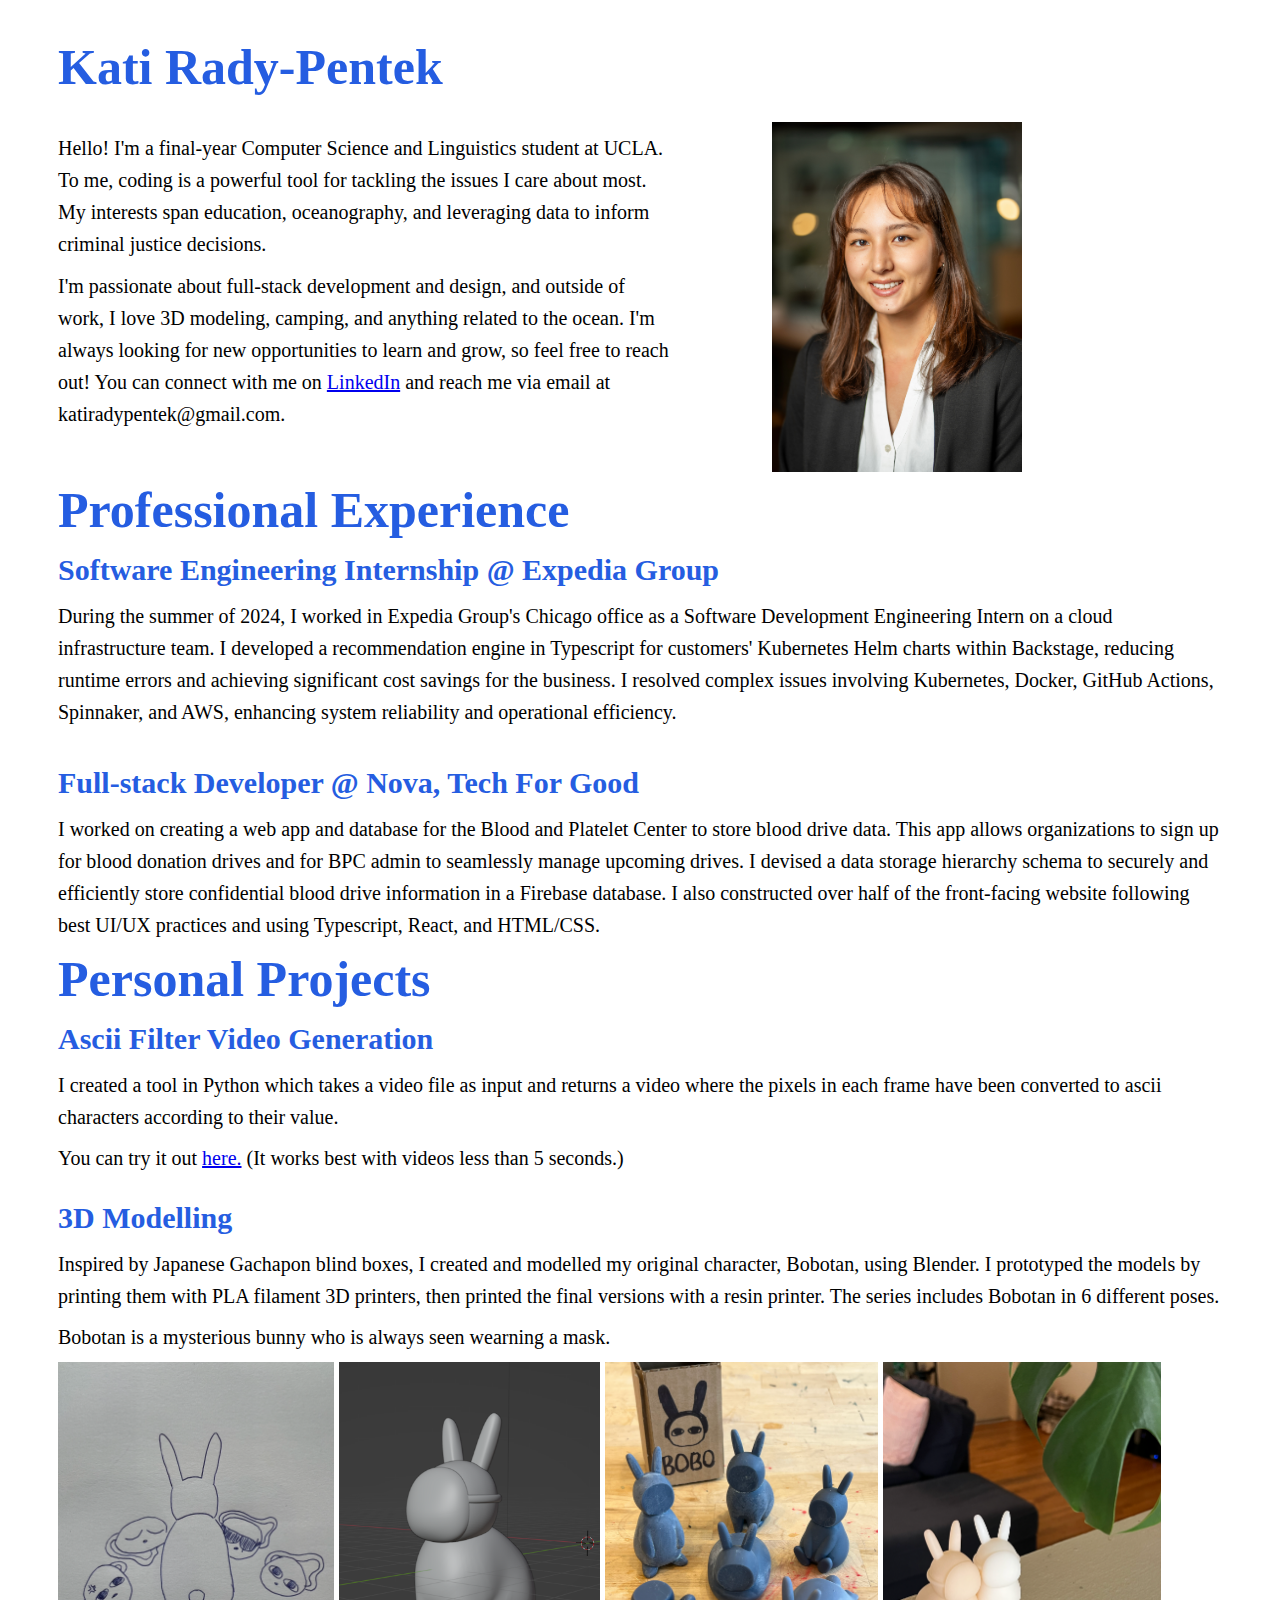
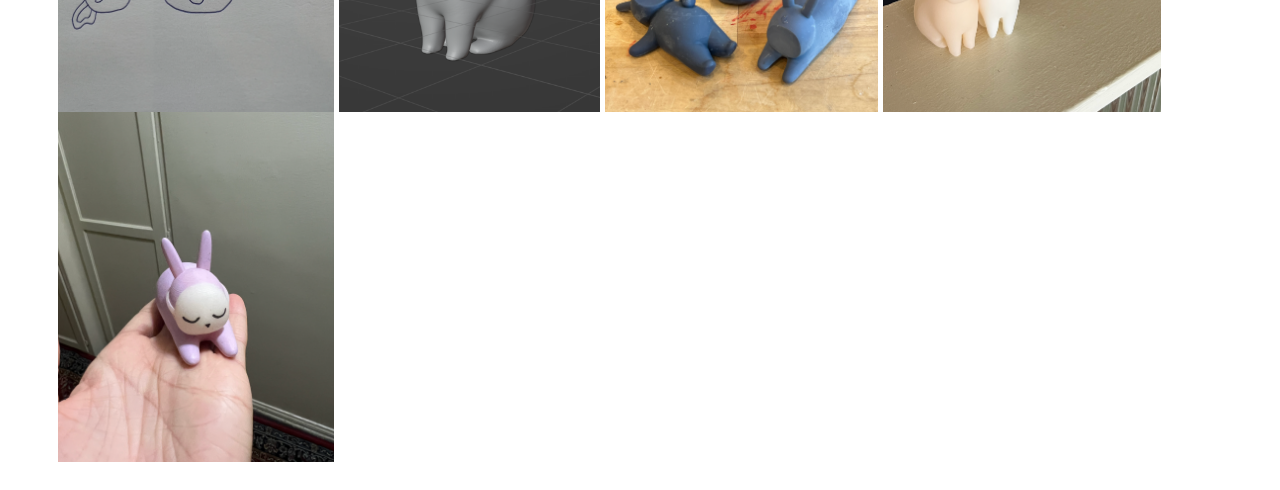
<file: index.html>
<!DOCTYPE html>
<html>

<head>
  <title>Kati RP</title>
  <link rel="stylesheet" type="text/css" href="style.css">
</head>

<body>
  <div class="home">
    <h1 class="name">Kati Rady-Pentek</h1>
    <div class="project-grid">
      <div>
        <p class="paragraph">Hello! I'm a final-year Computer Science and Linguistics student at UCLA. To me, coding is
          a
          powerful tool for tackling the issues I care about most. My interests span education, oceanography, and
          leveraging data to inform criminal justice decisions. </p>
        <p class="paragraph">
          I'm passionate about full-stack development and design, and outside of work, I love 3D modeling, camping, and
          anything related to the ocean. I'm always looking for new opportunities to learn and grow, so feel free to
          reach
          out! You can connect with me on <a href="https://www.linkedin.com/in/kati-rp/" target="_blank">LinkedIn</a>
          and
          reach me via email at katiradypentek@gmail.com.
        </p>
      </div>
      <img src="images/headshot.JPG" class="image" style="padding-right: 200px; padding-left: 100px;"></img>
    </div>
    <!-- <p>
          In the past, I have worked with: 
        </p>
        <div class = "project-grid">
          <img src="eg_logo.jpg" class="image"></img>
        </div> -->
    <h1 class="name">Professional Experience</h1>
    <div>
      <h2>Software Engineering Internship @ Expedia Group</h2>
      <p class="paragraph">
        During the summer of 2024, I worked in Expedia Group's Chicago office as a Software Development Engineering
        Intern on a cloud infrastructure team.
        I developed a recommendation engine in Typescript for customers' Kubernetes Helm charts within
        Backstage, reducing runtime errors and achieving significant cost savings for the business.
        I resolved complex issues involving Kubernetes, Docker, GitHub Actions, Spinnaker, and AWS,
        enhancing system reliability and operational efficiency. </p>
      <h2>Full-stack Developer @ Nova, Tech For Good</h2>
      <p class="paragraph">
        I worked on creating a web app and database for the Blood and Platelet Center to store blood drive data. This
        app allows organizations to sign up for blood donation drives and for BPC admin to seamlessly manage upcoming
        drives.
        I devised a data storage hierarchy schema to securely and efficiently store confidential blood drive
        information in a Firebase database. I also constructed over half of the front-facing website following best
        UI/UX practices and using Typescript, React, and HTML/CSS.
      </p>
    </div>
    <h1 class="name">Personal Projects</h1>
    <div>
      <h2>Ascii Filter Video Generation</h2>
      <p class="paragraph">I created a tool in Python which takes a video file as input and returns a video where the
        pixels in each
        frame have been converted to ascii characters according to their value.</p>
      <p>You can try it out <a href=" https://asciify-a254147d701d.herokuapp.com/" target="_blank">here.</a> (It works
        best with videos less than 5 seconds.)</p>
      <p class="paragraph"></p>
      <h2>3D Modelling</h2>
      <p class="paragraph">
        Inspired by Japanese Gachapon blind boxes, I created and modelled my original character, Bobotan, using
        Blender. I prototyped the models by printing them with PLA filament 3D printers, then printed the final
        versions with a resin printer. The series includes Bobotan in 6 different poses.
      </p>
      <p>Bobotan is a mysterious bunny who is always seen wearning a mask. </p>
      <div>
        <img src="images/sketch.png" class="image"></img>
        <img src="images/bobositblend.png" class="image"></img>
        <img src="images/6.png" class="image"></img>
        <img src="images/sitting.png" class="image"><img>
        <img src="images/lying1.png" class="image"><img>
      </div>
    </div>
    <!-- <div class="scroll">
      <p class="quote">IDEAS ARE WORTHLESS, EXECUTION IS EVERYTHING, IDEAS ARE WORTHLESS, EXECUTION IS EVERYTHING, IDEAS
        ARE WORTHLESS, EXECUTION IS EVERYTHING, IDEAS ARE WORTHLESS, EXECUTION IS EVERYTHING, IDEAS ARE WORTHLESS,
        EXECUTION IS EVERYTHING, IDEAS ARE WORTHLESS, EXECUTION IS EVERYTHING, IDEAS ARE WORTHLESS, EXECUTION IS
        EVERYTHING, IDEAS ARE WORTHLESS, EXECUTION IS EVERYTHING,</p>
    </div> -->
  </div>
  <script src="script.js"></script>
</body>

</html>
</file>
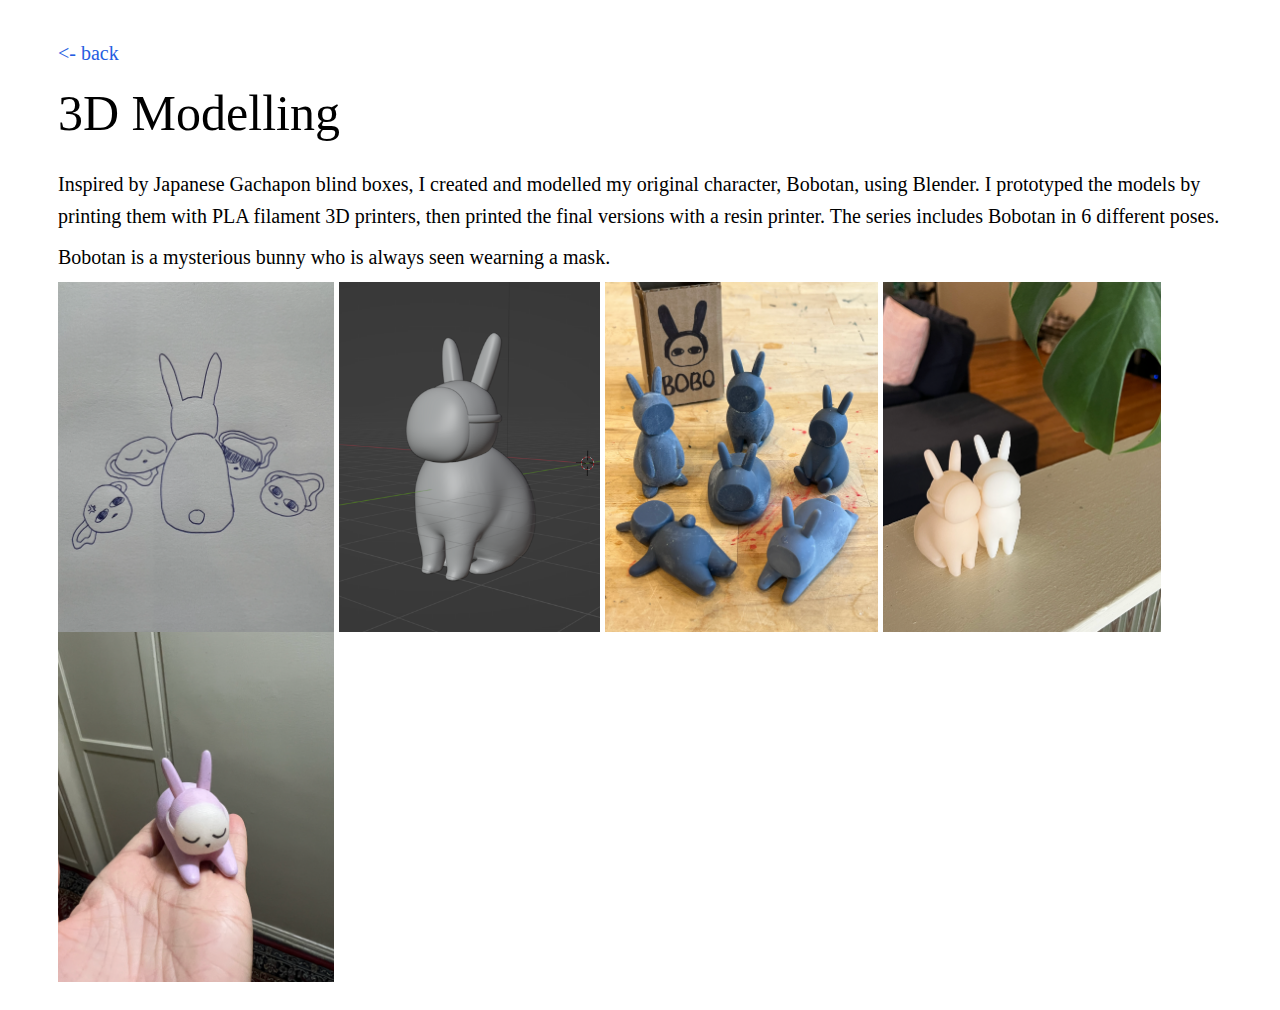
<file: 3D.html>
<!DOCTYPE html>
<html>
<head>
    <title>Kati RP</title>
    <link rel="stylesheet" type="text/css" href="style.css">
</head>
<body>
    <div class = "home">
        <p><a href="./index.html" class = "link"> &lt;- back</a></p>
        <p class = "name">3D Modelling</p>
        <p class = "paragraph">
        Inspired by Japanese Gachapon blind boxes, I created and modelled my original character, Bobotan, using Blender. I prototyped the models by printing them with PLA filament 3D printers, then printed the final versions with a resin printer. The series includes Bobotan in 6 different poses.
        </p>
        <p>Bobotan is a mysterious bunny who is always seen wearning a mask. </p>
        <div>
            <img src="images/sketch.png" class = "image"></img>
            <img src="images/bobositblend.png" class = "image"></img>
            <img src="images/6.png" class = "image"></img>
            <img src="images/sitting.png" class = "image"><img>
            <img src="images/lying1.png" class = "image"><img>
        </div>
    </div>
    <script src="script.js"></script>
</body>
</html>
</file>
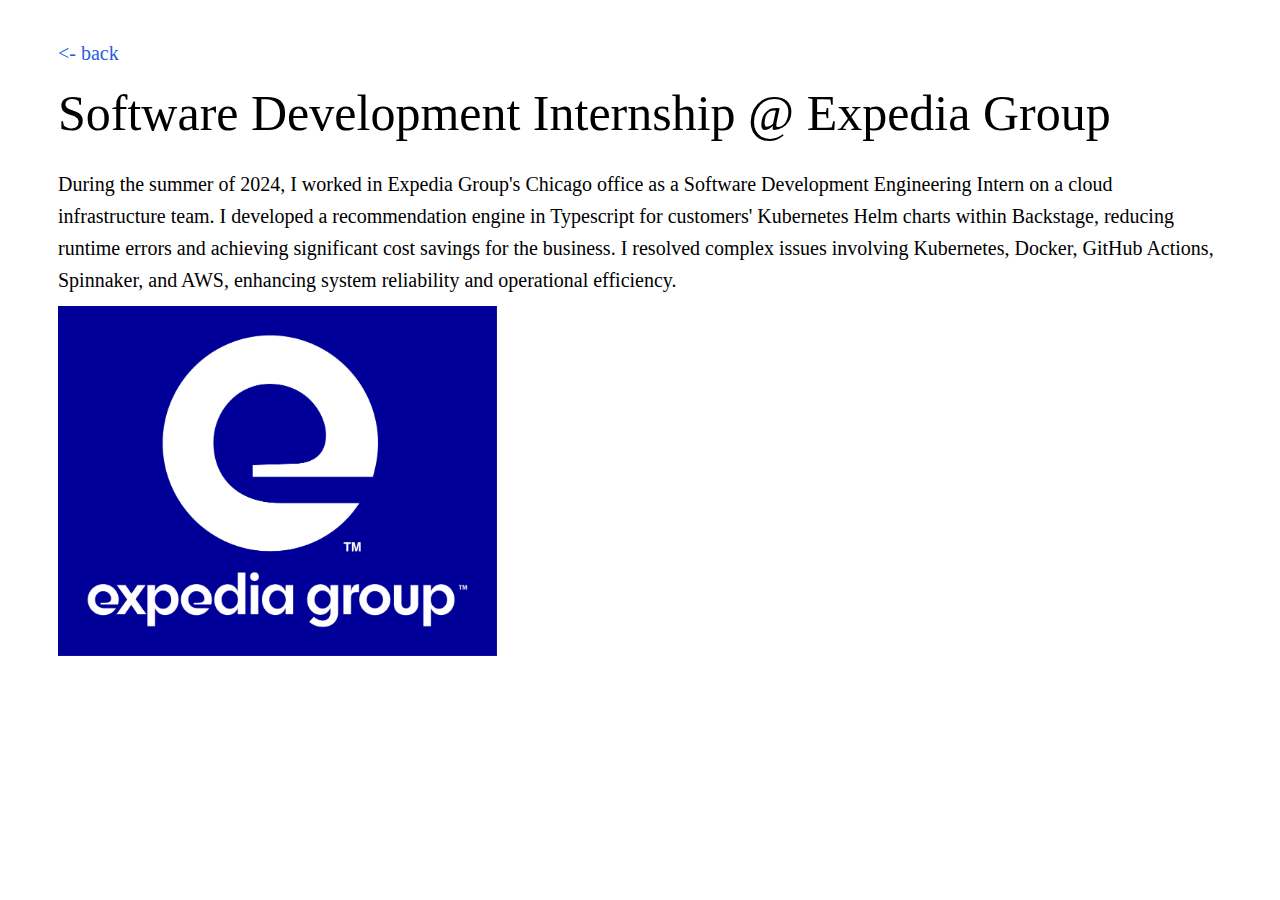
<file: intern.html>
<!DOCTYPE html>
<html>
<head>
    <title>Kati RP</title>
    <link rel="stylesheet" type="text/css" href="style.css">
</head>
<body>
    <div class = "home">
        <div>
            <p><a href="./index.html" class = "link"> &lt;- back</a></p>
            <p class = "name">Software Development Internship @ Expedia Group</p>
            <p class = "paragraph">
                During the summer of 2024, I worked in Expedia Group's Chicago office as a Software Development Engineering Intern on a cloud infrastructure team.
                I developed a recommendation engine in Typescript for customers' Kubernetes Helm charts within
                Backstage, reducing runtime errors and achieving significant cost savings for the business.
                I resolved complex issues involving Kubernetes, Docker, GitHub Actions, Spinnaker, and AWS,
                enhancing system reliability and operational efficiency.            </p>
        </div>
        <img src="images/eg_logo.jpg" class = "image"></img>
    </div>
</body>
</html>
</file>
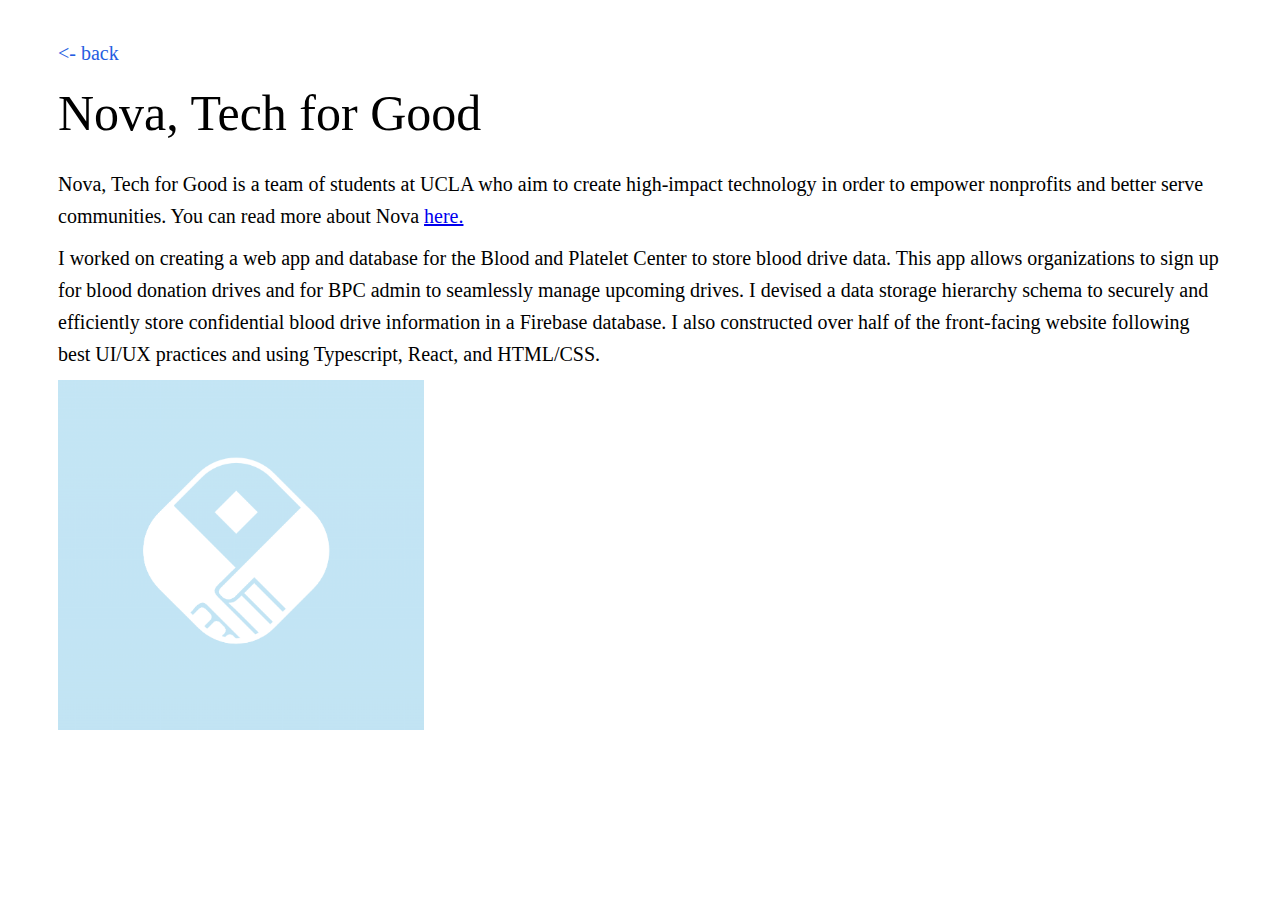
<file: nova.html>
<!DOCTYPE html>
<html>
<head>
    <title>Kati RP</title>
    <link rel="stylesheet" type="text/css" href="style.css">
</head>
<body>
    <div class = "home">
        <p><a href="./index.html" class = "link"> &lt;- back</a></p>
        <p class = "name">Nova, Tech for Good</p>
        <p class = "paragraph">
        Nova, Tech for Good is a team of students at UCLA who aim to create high-impact technology in order to empower nonprofits and better serve communities. You can read more about Nova <a href="https://www.novaforgood.org/" target="_blank">here.</a>
        </p>
        <p class = "paragraph">
        I worked on creating a web app and database for the Blood and Platelet Center to store blood drive data. This app allows organizations to sign up for blood donation drives and for BPC admin to seamlessly manage upcoming drives.        
        I devised a data storage hierarchy schema to securely and efficiently store confidential blood drive information in a Firebase database. I also constructed over half of the front-facing website following best UI/UX practices and using Typescript, React, and HTML/CSS.
        </p>
        <img src="images/nova.png" class="image"></img>
    </div>
</body>
</html>
</file>
<file: style.css>
.home {
    color: #255de1;
    font-family: 'DM Serif Display', serif;
    line-height: 10px;
    font-size: 20px;
    padding: 20px 50px;
}

.name {
    font-size: 50px;
}

.paragraph {
    line-height: 1.6;
    margin-top: 10px;
    margin-bottom: 10px;
}

p {
    color: black;
}

h2 {
    margin-top: 50px;
}

.image {
    width: auto;
    height: 350px;
}

.grid-container {
    display: grid;
}

.project-grid {
    display: flex;
    justify-content: space-between;
    /* align-items: center; */
    margin-top: 50px;
}

.link {
    text-decoration: none;
    color: #255de1;
}

.scroll {
    white-space: nowrap;
    margin: 0 2em;
    animation: LeftToRight 10s infinite linear;
    gap: 2em;
}

@keyframes LeftToRight {
    from {
        transform: translateX(-50%)
    }

    to {
        transform: translateX(0%);
    }

}

.quote {
    font-size: 40px;
    margin-top: 60px;
}
</file>
